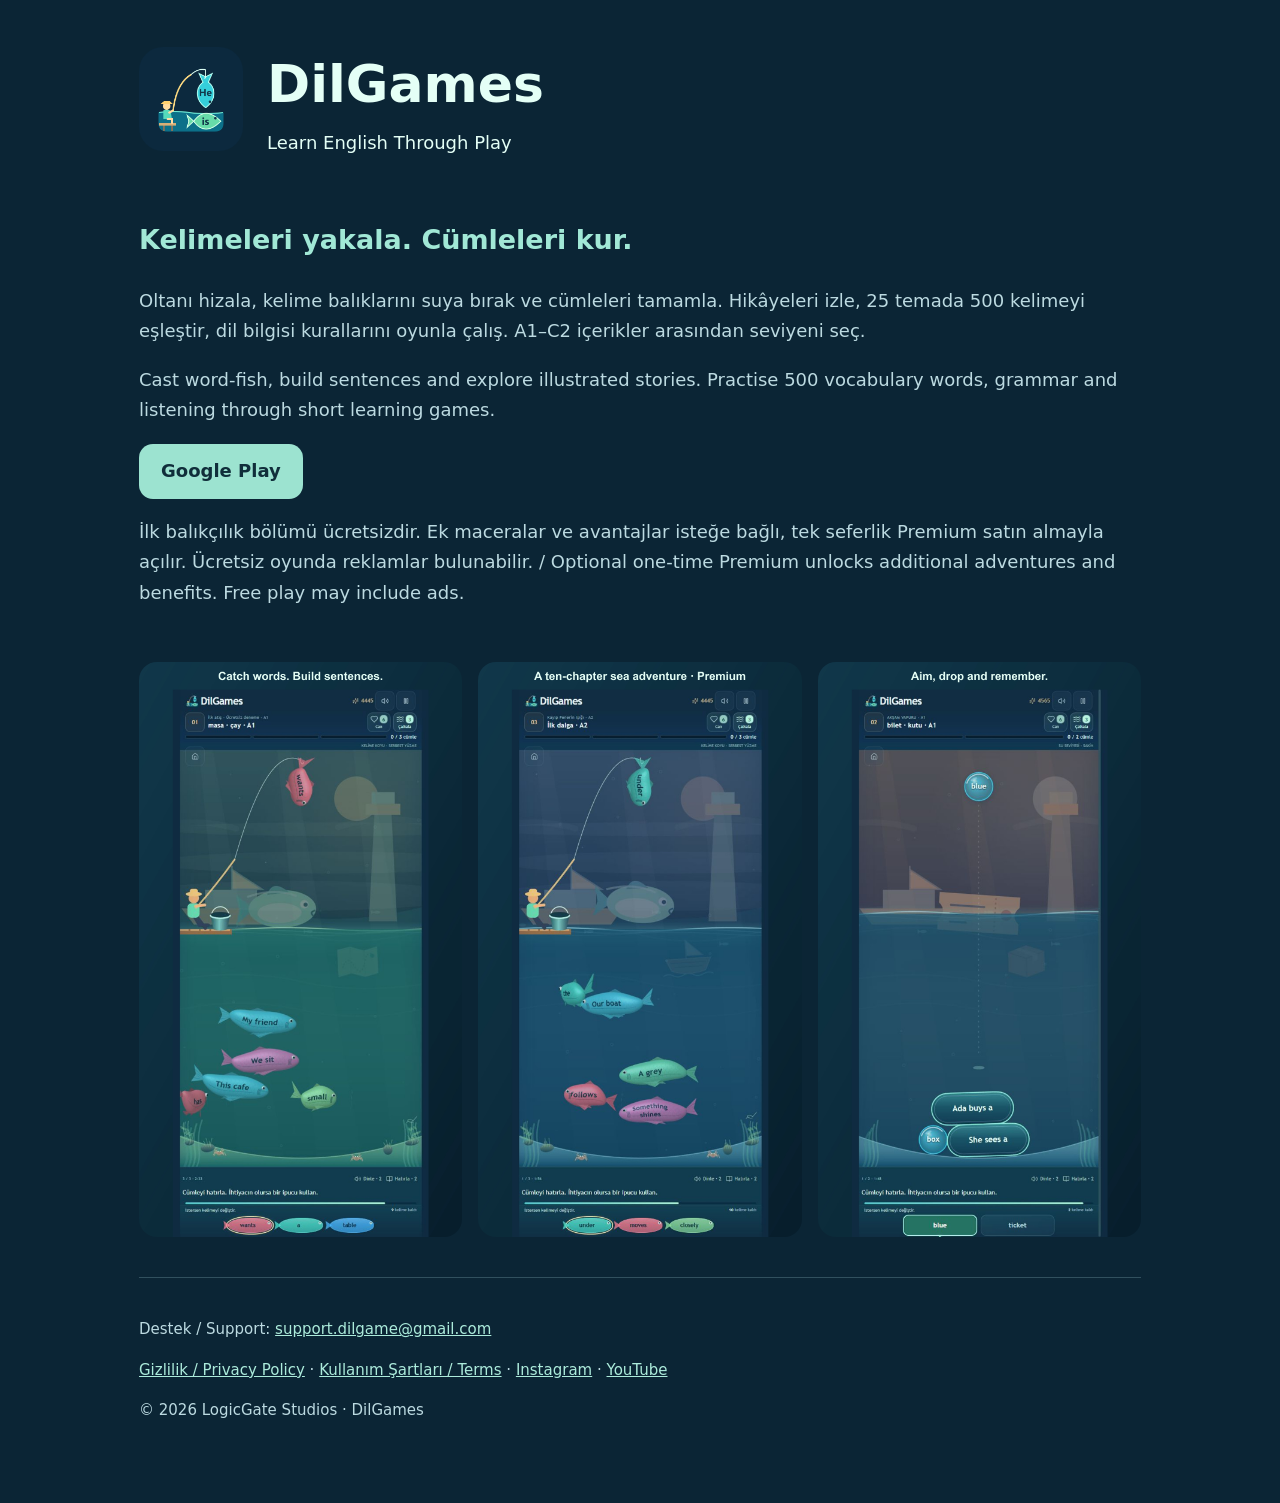
<file: index.html>
<!doctype html><html lang="tr"><meta charset="utf-8"><meta name="viewport" content="width=device-width,initial-scale=1"><title>DilGames — Oyunla İngilizce Öğren</title><meta name="description" content="Balıkçı maceraları, kelime balonları, hikâyeler ve dil bilgisi oyunlarıyla İngilizce çalış."><link rel="icon" href="icon-192.png"><style>*{box-sizing:border-box}body{margin:0;background:#0b2535;color:#e4fff6;font:18px/1.7 system-ui,sans-serif}main{max-width:1050px;margin:auto;padding:40px 24px}header{display:flex;align-items:center;gap:24px}header img{width:104px;border-radius:24px}h1{font-size:52px;margin:0}h2{color:#a1e8d6}p{color:#bcdae1}.hero{padding:36px 0}.gallery{display:grid;grid-template-columns:repeat(3,1fr);gap:16px}.gallery img{width:100%;border-radius:18px}.button{display:inline-block;border-radius:14px;background:#9ce3d0;color:#102e3a;padding:12px 22px;text-decoration:none;font-weight:700}a{color:#acebdb}footer{border-top:1px solid #31505e;margin-top:40px;padding:24px 0;font-size:15px}@media(max-width:620px){h1{font-size:36px}header img{width:80px}.gallery{gap:8px}main{padding:24px 16px}}</style><main><header><img src="icon-192.png" alt="DilGames balıkçı simgesi"><div><h1>DilGames</h1><span>Learn English Through Play</span></div></header><section class="hero"><h2>Kelimeleri yakala. Cümleleri kur.</h2><p>Oltanı hizala, kelime balıklarını suya bırak ve cümleleri tamamla. Hikâyeleri izle, 25 temada 500 kelimeyi eşleştir, dil bilgisi kurallarını oyunla çalış. A1–C2 içerikler arasından seviyeni seç.</p><p>Cast word-fish, build sentences and explore illustrated stories. Practise 500 vocabulary words, grammar and listening through short learning games.</p><a class="button" href="https://play.google.com/store/apps/details?id=com.dilgame.learn">Google Play</a><p>İlk balıkçılık bölümü ücretsizdir. Ek maceralar ve avantajlar isteğe bağlı, tek seferlik Premium satın almayla açılır. Ücretsiz oyunda reklamlar bulunabilir. / Optional one-time Premium unlocks additional adventures and benefits. Free play may include ads.</p></section><div class="gallery"><img src="fishing.jpg" alt="Balıkçı oyununda kelimeleri yakalama"><img src="lighthouse.jpg" alt="Premium fener macerası"><img src="sentence.jpg" alt="Kelime balonlarından cümle oluşturma"></div><footer><p>Destek / Support: <a href="mailto:support.dilgame@gmail.com">support.dilgame@gmail.com</a></p><p><a href="https://sites.google.com/view/dilgame-privacy-policy">Gizlilik / Privacy Policy</a> · <a href="terms.html">Kullanım Şartları / Terms</a> · <a href="https://www.instagram.com/dilgamesapp/">Instagram</a> · <a href="https://www.youtube.com/@dilgamesapp">YouTube</a></p><p>© 2026 LogicGate Studios · DilGames</p></footer></main></html>
</file>
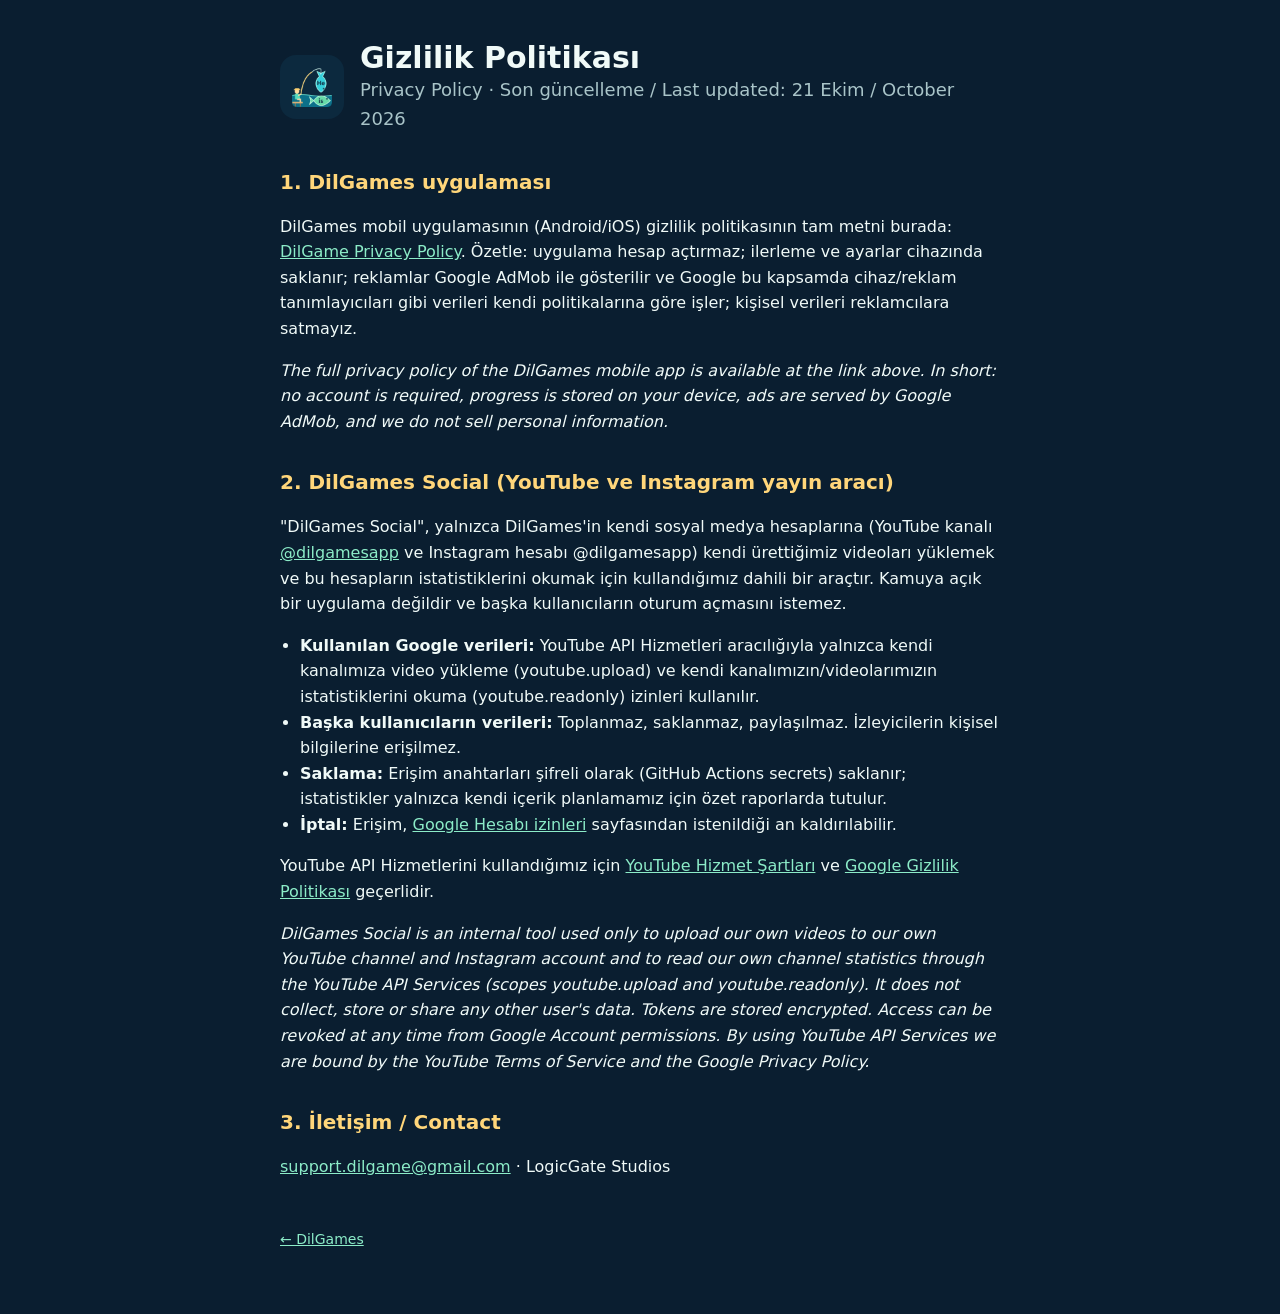
<file: privacy.html>
<!doctype html>
<html lang="tr"><head><meta charset="utf-8"><meta name="viewport" content="width=device-width,initial-scale=1">
<title>Gizlilik Politikası · DilGames</title><link rel="icon" href="icon-192.png"><link rel="stylesheet" href="style.css"></head>
<body><main>
<header><img src="icon-192.png" alt="DilGames simgesi"><div><h1>Gizlilik Politikası</h1><div class="lead">Privacy Policy · Son güncelleme / Last updated: 21 Ekim / October 2026</div></div></header>

<h2>1. DilGames uygulaması</h2>
<p>DilGames mobil uygulamasının (Android/iOS) gizlilik politikasının tam metni burada: <a href="https://sites.google.com/view/dilgame-privacy-policy">DilGame Privacy Policy</a>. Özetle: uygulama hesap açtırmaz; ilerleme ve ayarlar cihazında saklanır; reklamlar Google AdMob ile gösterilir ve Google bu kapsamda cihaz/reklam tanımlayıcıları gibi verileri kendi politikalarına göre işler; kişisel verileri reklamcılara satmayız.</p>
<p><em>The full privacy policy of the DilGames mobile app is available at the link above. In short: no account is required, progress is stored on your device, ads are served by Google AdMob, and we do not sell personal information.</em></p>

<h2>2. DilGames Social (YouTube ve Instagram yayın aracı)</h2>
<p>"DilGames Social", yalnızca DilGames'in kendi sosyal medya hesaplarına (YouTube kanalı <a href="https://www.youtube.com/@dilgamesapp">@dilgamesapp</a> ve Instagram hesabı @dilgamesapp) kendi ürettiğimiz videoları yüklemek ve bu hesapların istatistiklerini okumak için kullandığımız dahili bir araçtır. Kamuya açık bir uygulama değildir ve başka kullanıcıların oturum açmasını istemez.</p>
<ul>
<li><strong>Kullanılan Google verileri:</strong> YouTube API Hizmetleri aracılığıyla yalnızca kendi kanalımıza video yükleme (youtube.upload) ve kendi kanalımızın/videolarımızın istatistiklerini okuma (youtube.readonly) izinleri kullanılır.</li>
<li><strong>Başka kullanıcıların verileri:</strong> Toplanmaz, saklanmaz, paylaşılmaz. İzleyicilerin kişisel bilgilerine erişilmez.</li>
<li><strong>Saklama:</strong> Erişim anahtarları şifreli olarak (GitHub Actions secrets) saklanır; istatistikler yalnızca kendi içerik planlamamız için özet raporlarda tutulur.</li>
<li><strong>İptal:</strong> Erişim, <a href="https://myaccount.google.com/permissions">Google Hesabı izinleri</a> sayfasından istenildiği an kaldırılabilir.</li>
</ul>
<p>YouTube API Hizmetlerini kullandığımız için <a href="https://www.youtube.com/t/terms">YouTube Hizmet Şartları</a> ve <a href="https://policies.google.com/privacy">Google Gizlilik Politikası</a> geçerlidir.</p>
<p><em>DilGames Social is an internal tool used only to upload our own videos to our own YouTube channel and Instagram account and to read our own channel statistics through the YouTube API Services (scopes youtube.upload and youtube.readonly). It does not collect, store or share any other user's data. Tokens are stored encrypted. Access can be revoked at any time from Google Account permissions. By using YouTube API Services we are bound by the YouTube Terms of Service and the Google Privacy Policy.</em></p>

<h2>3. İletişim / Contact</h2>
<p><a href="mailto:support.dilgame@gmail.com">support.dilgame@gmail.com</a> · LogicGate Studios</p>
<footer><a href="index.html">← DilGames</a></footer>
</main></body></html>
</file>
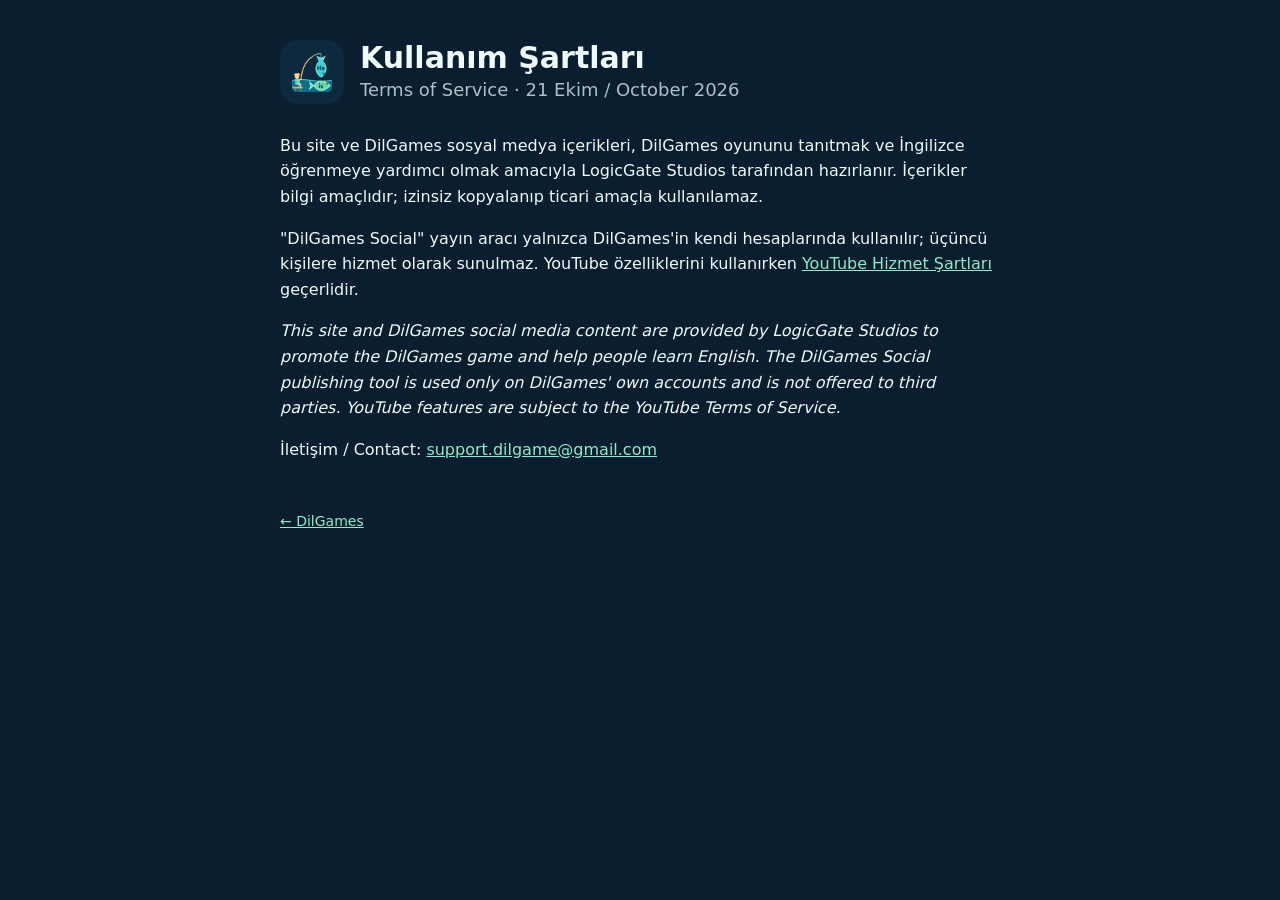
<file: terms.html>
<!doctype html>
<html lang="tr"><head><meta charset="utf-8"><meta name="viewport" content="width=device-width,initial-scale=1">
<title>Kullanım Şartları · DilGames</title><link rel="icon" href="icon-192.png"><link rel="stylesheet" href="style.css"></head>
<body><main>
<header><img src="icon-192.png" alt="DilGames simgesi"><div><h1>Kullanım Şartları</h1><div class="lead">Terms of Service · 21 Ekim / October 2026</div></div></header>
<p>Bu site ve DilGames sosyal medya içerikleri, DilGames oyununu tanıtmak ve İngilizce öğrenmeye yardımcı olmak amacıyla LogicGate Studios tarafından hazırlanır. İçerikler bilgi amaçlıdır; izinsiz kopyalanıp ticari amaçla kullanılamaz.</p>
<p>"DilGames Social" yayın aracı yalnızca DilGames'in kendi hesaplarında kullanılır; üçüncü kişilere hizmet olarak sunulmaz. YouTube özelliklerini kullanırken <a href="https://www.youtube.com/t/terms">YouTube Hizmet Şartları</a> geçerlidir.</p>
<p><em>This site and DilGames social media content are provided by LogicGate Studios to promote the DilGames game and help people learn English. The DilGames Social publishing tool is used only on DilGames' own accounts and is not offered to third parties. YouTube features are subject to the YouTube Terms of Service.</em></p>
<p>İletişim / Contact: <a href="mailto:support.dilgame@gmail.com">support.dilgame@gmail.com</a></p>
<footer><a href="index.html">← DilGames</a></footer>
</main></body></html>
</file>
<file: style.css>
:root{--navy:#0a1e30;--mint:#8cecc8;--gold:#ffd67a;--ink:#f0faf8;--muted:#a9c4c8;--card:#10293f}
*{box-sizing:border-box}body{margin:0;font-family:Inter,system-ui,-apple-system,Segoe UI,Roboto,sans-serif;background:var(--navy);color:var(--ink);line-height:1.6}
a{color:var(--mint)}main{max-width:760px;margin:0 auto;padding:40px 20px 64px}
header{display:flex;align-items:center;gap:16px;margin-bottom:28px}header img{width:64px;height:64px;border-radius:16px}
h1{font-size:30px;margin:0;line-height:1.2}h2{font-size:20px;margin:32px 0 8px;color:var(--gold)}
.lead{font-size:18px;color:var(--muted)}.card{background:var(--card);border-radius:16px;padding:20px 22px;margin:16px 0}
.links a{display:inline-block;margin:6px 10px 6px 0;padding:10px 16px;border-radius:999px;background:var(--mint);color:var(--navy);text-decoration:none;font-weight:700}
footer{margin-top:48px;font-size:14px;color:var(--muted)}ul{padding-left:20px}
</file>
